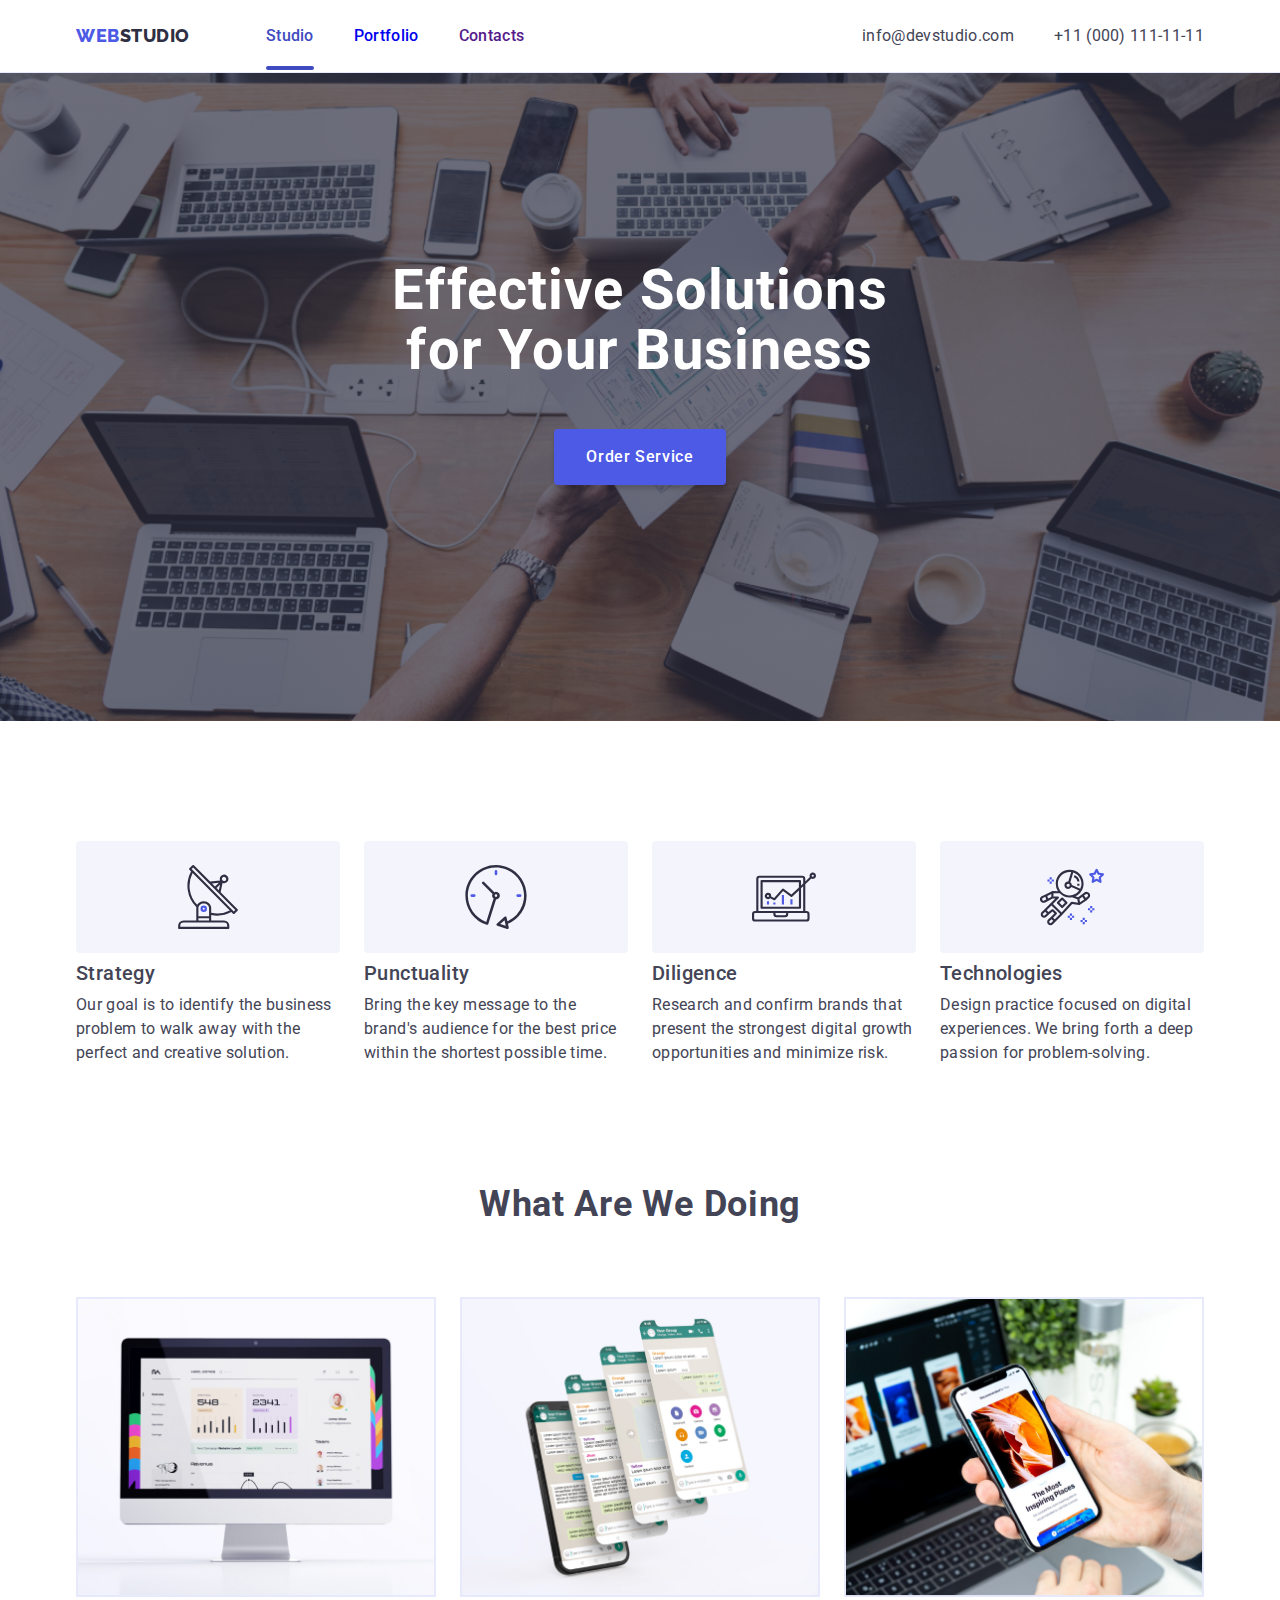
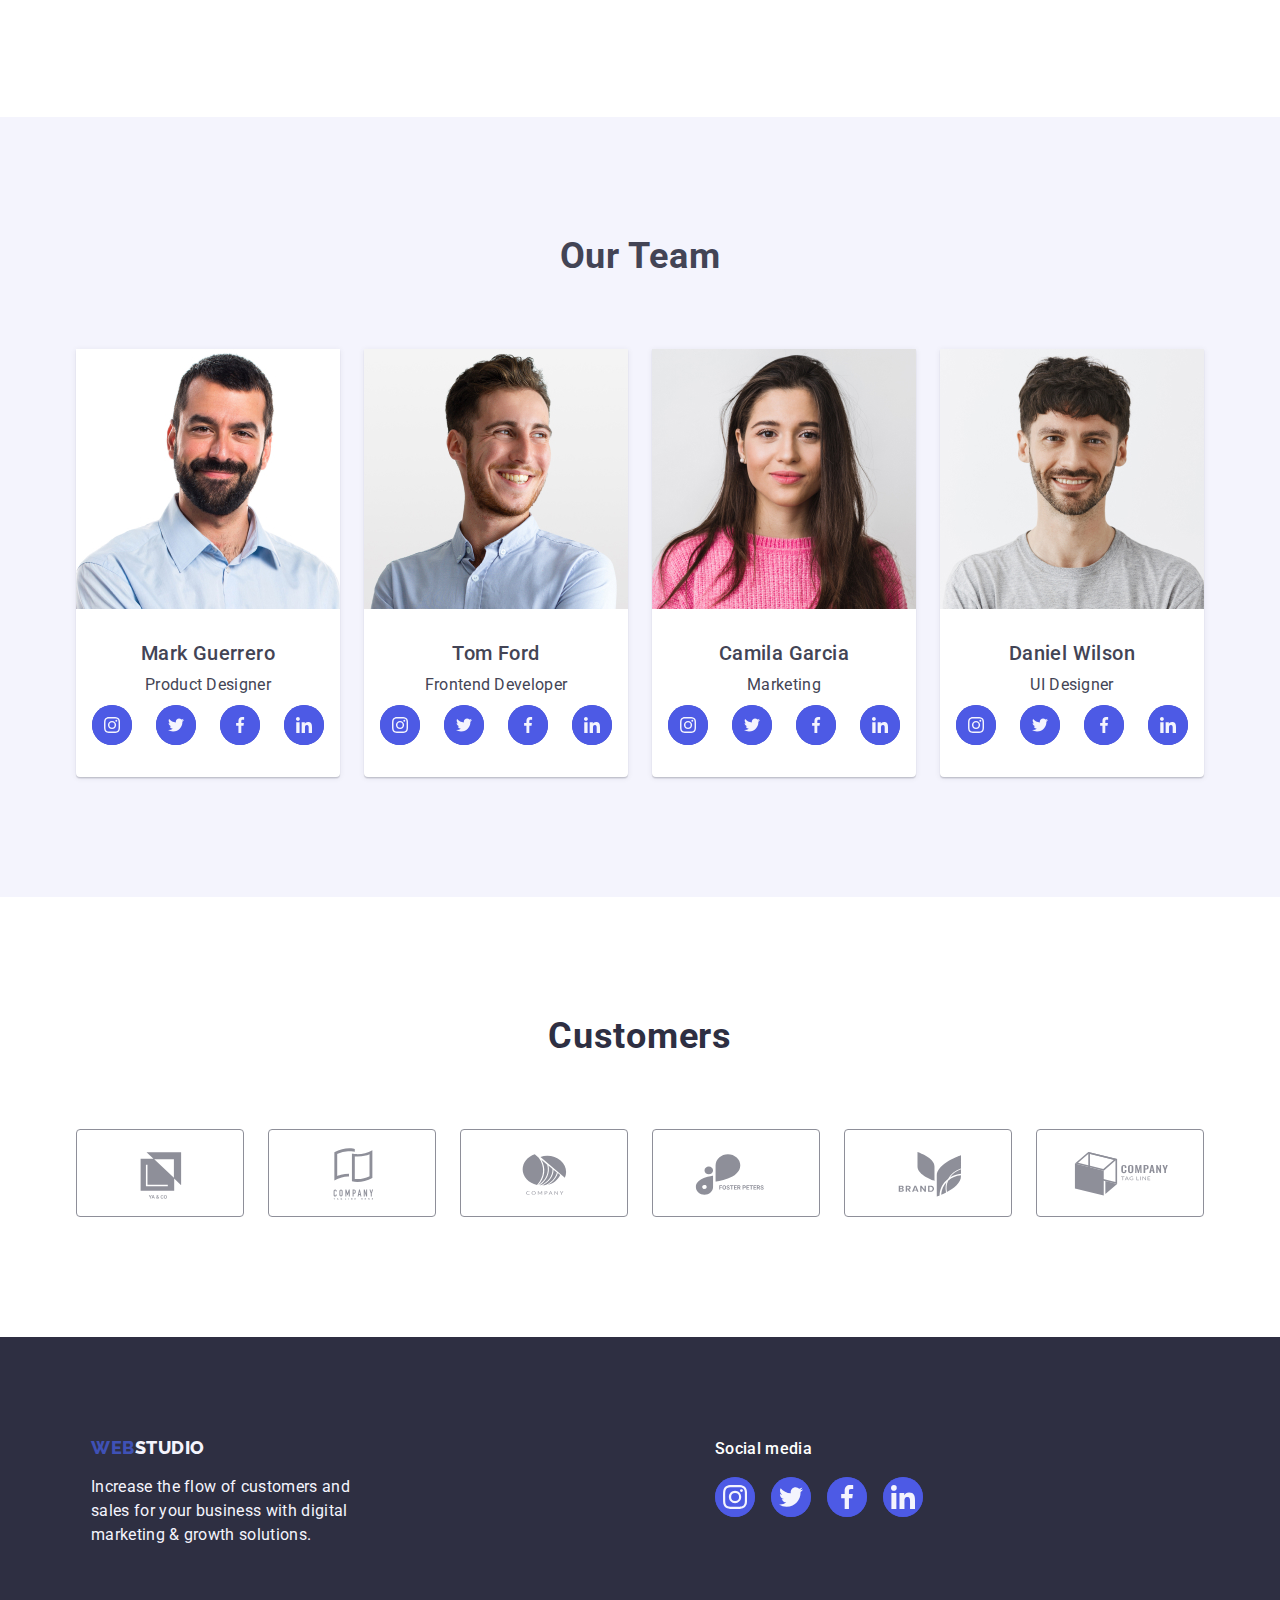
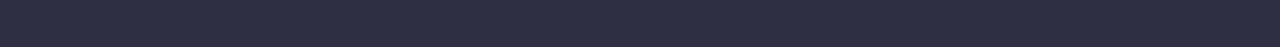
<file: index.html>
<!DOCTYPE html>
<html lang="en">
  <head>
    <meta charset="UTF-8" />
    <link rel="preconnect" href="https://fonts.googleapis.com" />
    <link rel="preconnect" href="https://fonts.gstatic.com" crossorigin />
    <link
      href="https://fonts.googleapis.com/css2?family=Raleway:wght@800&family=Roboto:wght@400;500;700&display=swap"
      rel="stylesheet"
    />
    <meta name="viewport" content="width=device-width, initial-scale=1.0" />
    <link
      rel="stylesheet"
      href="https://cdn.jsdelivr.net/npm/modern-normalize@2.0.0/modern-normalize.min.css"
    />
    <link rel="stylesheet" href="./css/styles.css" />
    <title>Web Studio</title>
    <style>
      body {
        font-family: 'Roboto', sans-serif;
        color: #434455;
        background-color: #ffffff;
      }
      img {
        display: block;
      }
    </style>
  </head>

  <body>
    <header class="header">
      <div class="container-header container">
        <nav class="header-nav">
          <a class="logo link" href="./">Web<span class="studio">Studio</span></a>
          <ul class="list ul-header">
            <li class="nav-list">
              <a class="list-header link current" href="./index.html">Studio</a>
            </li>
            <li class="nav-list">
              <a class="list-header link" href="./portfolio.html">Portfolio</a>
            </li>
            <li class="nav-list">
              <a class="list-header link" href="">Contacts</a>
            </li>
          </ul>
        </nav>
        <address class="add">
          <ul class="ul-add list">
            <li>
              <a class="add-list link" href="mailto:info@devstudio.com">info@devstudio.com</a>
            </li>
            <li>
              <a class="add-list link" href="tel:+110001111111">+11 (000) 111-11-11</a>
            </li>
          </ul>
        </address>
      </div>
    </header>

    <main>
      <!--section 1-->
      <section class="hero section">
        <div class="container">
          <h1 class="title-hero">Effective Solutions for Your Business</h1>
          <button type="button" class="click-hero" data-modal-open
            ><span class="span-order">Order Service</span></button
          >
        </div>
      </section>
      <!--section 2-->
      <section class="features-section section">
        <div class="container">
          <h2 class="second-title visually-hidden">Our features</h2>
          <ul class="list ul-features">
            <li class="list-features">
              <div class="second-section-logos">
                <svg class="logos-second" width="64" height="64">
                  <use href="./images/icons.svg#icon-block-4"></use>
                </svg>
              </div>
              <h3 class="features-titles">Strategy</h3>
              <p class="par-features">
                Our goal is to identify the business problem to walk away with the perfect and
                creative solution.
              </p>
            </li>
            <li class="list-features">
              <div class="second-section-logos">
                <svg class="logos-second" width="64" height="64">
                  <use href="./images/icons.svg#icon-clock-1"></use>
                </svg>
              </div>
              <h3 class="features-titles">Punctuality</h3>
              <p class="par-features">
                Bring the key message to the brand's audience for the best price within the shortest
                possible time.
              </p>
            </li>
            <li class="list-features">
              <div class="second-section-logos">
                <svg class="logos-second" width="64" height="64">
                  <use href="./images/icons.svg#icon-block-3"></use>
                </svg>
              </div>
              <h3 class="features-titles">Diligence</h3>
              <p class="par-features">
                Research and confirm brands that present the strongest digital growth opportunities
                and minimize risk.
              </p>
            </li>
            <li class="list-features">
              <div class="second-section-logos">
                <svg class="logos-second" width="64" height="64">
                  <use href="./images/icons.svg#icon-block-1"></use>
                </svg>
              </div>
              <h3 class="features-titles">Technologies</h3>
              <p class="par-features">
                Design practice focused on digital experiences. We bring forth a deep passion for
                problem-solving.
              </p>
            </li>
          </ul>
        </div>
      </section>
      <!--section 3-->
      <section class="section-do section">
        <div class="container">
          <h2 class="title-do">What are we doing</h2>
          <ul class="list list-do">
            <li class="list-do-do">
              <img class="img-do" src="./images/do1.jpg" alt="Business analysis" width="360" />
            </li>
            <li class="list-do-do">
              <img
                class="img-do"
                src="./images/do2.jpg"
                alt="Individual communication"
                width="360"
              />
            </li>
            <li class="list-do-do">
              <img class="img-do" src="./images/do3.jpg" alt="Special offerings" width="360" />
            </li>
          </ul>
        </div>
      </section>
      <!--section 4-->
      <section class="section-four section">
        <div class="container">
          <h2 class="title-team">Our Team</h2>
          <ul class="list ul-team">
            <li class="list-four">
              <img class="img-team" src="./images/team1.jpg" alt="Mark Guerrero" width="264" />
              <div class="card-team">
                <h3 class="team-names">Mark Guerrero</h3>
                <p class="team-jobs">Product Designer</p>
                <ul class="list logo-social-list">
                  <li class="logo-social-team"
                    ><a class="team-links-social" href="">
                      <svg class="logo-team-svg" width="16" height="16">
                        <use href="./images/icons.svg#icon-instagram-1"></use>
                      </svg>
                    </a>
                  </li>
                  <li class="logo-social-team"
                    ><a class="team-links-social" href="">
                      <svg class="logo-team-svg" width="16" height="16">
                        <use href="./images/icons.svg#icon-twitter-1"></use>
                      </svg>
                    </a>
                  </li>
                  <li class="logo-social-team"
                    ><a class="team-links-social" href="">
                      <svg class="logo-team-svg" width="16" height="16">
                        <use href="./images/icons.svg#icon-facebook-1"></use>
                      </svg>
                    </a>
                  </li>
                  <li class="logo-social-team"
                    ><a class="team-links-social" href="">
                      <svg class="logo-team-svg" width="16" height="16">
                        <use href="./images/icons.svg#icon-linkedin-1"></use>
                      </svg>
                    </a>
                  </li>
                </ul>
              </div>
            </li>
            <li class="list-four">
              <img class="img-team" src="./images/team2.jpg" alt="Tom Ford" width="264" />
              <div class="card-team">
                <h3 class="team-names">Tom Ford</h3>
                <p class="team-jobs">Frontend Developer</p>

                <ul class="list logo-social-list">
                  <li class="logo-social-team"
                    ><a class="team-links-social" href="">
                      <svg class="logo-team-svg" width="16" height="16">
                        <use href="./images/icons.svg#icon-instagram-1"></use>
                      </svg>
                    </a>
                  </li>
                  <li class="logo-social-team"
                    ><a class="team-links-social" href="">
                      <svg class="logo-team-svg" width="16" height="16">
                        <use href="./images/icons.svg#icon-twitter-1"></use>
                      </svg>
                    </a>
                  </li>
                  <li class="logo-social-team"
                    ><a class="team-links-social" href="">
                      <svg class="logo-team-svg" width="16" height="16">
                        <use href="./images/icons.svg#icon-facebook-1"></use>
                      </svg>
                    </a>
                  </li>
                  <li class="logo-social-team"
                    ><a class="team-links-social" href="">
                      <svg class="logo-team-svg" width="16" height="16">
                        <use href="./images/icons.svg#icon-linkedin-1"></use>
                      </svg>
                    </a>
                  </li>
                </ul>
              </div>
            </li>
            <li class="list-four">
              <img class="img-team" src="./images/team3.jpg" alt="Camila Garcia" width="264" />
              <div class="card-team">
                <h3 class="team-names">Camila Garcia</h3>
                <p class="team-jobs">Marketing</p>

                <ul class="list logo-social-list">
                  <li class="logo-social-team"
                    ><a class="team-links-social" href="">
                      <svg class="logo-team-svg" width="16" height="16">
                        <use href="./images/icons.svg#icon-instagram-1"></use>
                      </svg>
                    </a>
                  </li>
                  <li class="logo-social-team"
                    ><a class="team-links-social" href="">
                      <svg class="logo-team-svg" width="16" height="16">
                        <use href="./images/icons.svg#icon-twitter-1"></use>
                      </svg>
                    </a>
                  </li>
                  <li class="logo-social-team"
                    ><a class="team-links-social" href="">
                      <svg class="logo-team-svg" width="16" height="16">
                        <use href="./images/icons.svg#icon-facebook-1"></use>
                      </svg>
                    </a>
                  </li>
                  <li class="logo-social-team"
                    ><a class="team-links-social" href="">
                      <svg class="logo-team-svg" width="16" height="16">
                        <use href="./images/icons.svg#icon-linkedin-1"></use>
                      </svg>
                    </a>
                  </li>
                </ul>
              </div>
            </li>
            <li class="list-four">
              <img class="img-team" src="./images/team4.jpg" alt="Daniel Wilson" width="264" />
              <div class="card-team">
                <h3 class="team-names">Daniel Wilson</h3>
                <p class="team-jobs">UI Designer</p>

                <ul class="list logo-social-list">
                  <li class="logo-social-team"
                    ><a class="team-links-social" href="">
                      <svg class="logo-team-svg" width="16" height="16">
                        <use href="./images/icons.svg#icon-instagram-1"></use>
                      </svg>
                    </a>
                  </li>
                  <li class="logo-social-team"
                    ><a class="team-links-social" href="">
                      <svg class="logo-team-svg" width="16" height="16">
                        <use href="./images/icons.svg#icon-twitter-1"></use>
                      </svg>
                    </a>
                  </li>
                  <li class="logo-social-team"
                    ><a class="team-links-social" href="">
                      <svg class="logo-team-svg" width="16" height="16">
                        <use href="./images/icons.svg#icon-facebook-1"></use>
                      </svg>
                    </a>
                  </li>
                  <li class="logo-social-team"
                    ><a class="team-links-social" href="">
                      <svg class="logo-team-svg" width="16" height="16">
                        <use href="./images/icons.svg#icon-linkedin-1"></use>
                      </svg>
                    </a>
                  </li>
                </ul>
              </div>
            </li>
          </ul>
        </div>
      </section>
      <!-- Section 5 -->
      <section class="section-customers section">
        <div class="section-fifth container">
          <h2 class="title-customers">Customers</h2>
          <ul class="list customers-list">
            <li class="customers-item">
              <a class="link customers-link" href="">
                <svg width="104" height="56" class="custom-logo">
                  <use href="./images/icons.svg#icon-logo-1"></use>
                </svg>
              </a>
            </li>
            <li class="customers-item">
              <a class="link customers-link" href="">
                <svg width="104" height="56" class="custom-logo">
                  <use href="./images/icons.svg#icon-logo-2"></use>
                </svg>
              </a>
            </li>
            <li class="customers-item"
              ><a class="link customers-link" href="">
                <svg width="104" height="56" class="custom-logo">
                  <use href="./images/icons.svg#icon-logo-3"></use>
                </svg>
              </a>
            </li>
            <li class="customers-item"
              ><a class="link customers-link" href="">
                <svg width="104" height="56" class="custom-logo">
                  <use href="./images/icons.svg#icon-logo-4"></use>
                </svg>
              </a>
            </li>
            <li class="customers-item"
              ><a class="link customers-link" href="">
                <svg width="104" height="56" class="custom-logo">
                  <use href="./images/icons.svg#icon-logo-5"></use>
                </svg>
              </a>
            </li>
            <li class="customers-item"
              ><a class="link customers-link" href="">
                <svg width="104" height="56" class="custom-logo">
                  <use href="./images/icons.svg#icon-logo-6"></use>
                </svg>
              </a>
            </li>
          </ul>
        </div>
      </section>
    </main>

    <footer class="foot">
      <div class="container-foot container">
        <div class="container logo-par-foot">
          <a class="logo-foot link" href="index.html">Web<span class="foot-studio">Studio</span></a>
          <p class="foot-par">
            Increase the flow of customers and sales for your business with digital marketing &
            growth solutions.
          </p>
        </div>
        <div class="container">
          <p class="social-foot-text">Social media</p>
          <ul class="foot-social-list list">
            <li class="foot-social-item"
              ><a class="links-social-foot" href="">
                <svg class="foot-social-logo" width="24" height="24">
                  <use class="foot-social-use" href="./images/icons.svg#icon-foot-1"></use>
                </svg>
              </a>
            </li>
            <li class="foot-social-item"
              ><a class="links-social-foot" href="">
                <svg class="foot-social-logo" width="24" height="24">
                  <use class="foot-social-use" href="./images/icons.svg#icon-foot-2"></use>
                </svg>
              </a>
            </li>
            <li class="foot-social-item"
              ><a class="links-social-foot" href="">
                <svg class="foot-social-logo" width="24" height="24">
                  <use class="foot-social-use" href="./images/icons.svg#icon-foot-3"></use>
                </svg>
              </a>
            </li>
            <li class="foot-social-item"
              ><a class="links-social-foot" href="">
                <svg class="foot-social-logo" width="24" height="24">
                  <use class="foot-social-use" href="./images/icons.svg#icon-foot-4"></use>
                </svg>
              </a>
            </li>
          </ul>
        </div>
      </div>
    </footer>

    <div class="backdrop is-hidden" data-modal
      ><div class="modal">
        <button class="btn-close" type="button" data-modal-close>
          <svg class="btn-close-icon" width="8" height="8">
            <use href="./images/icons.svg#icon-close"></use>
          </svg>
        </button>
      </div>
    </div>

    <script src="./js/modal.js"></script>
  </body>
</html>
</file>
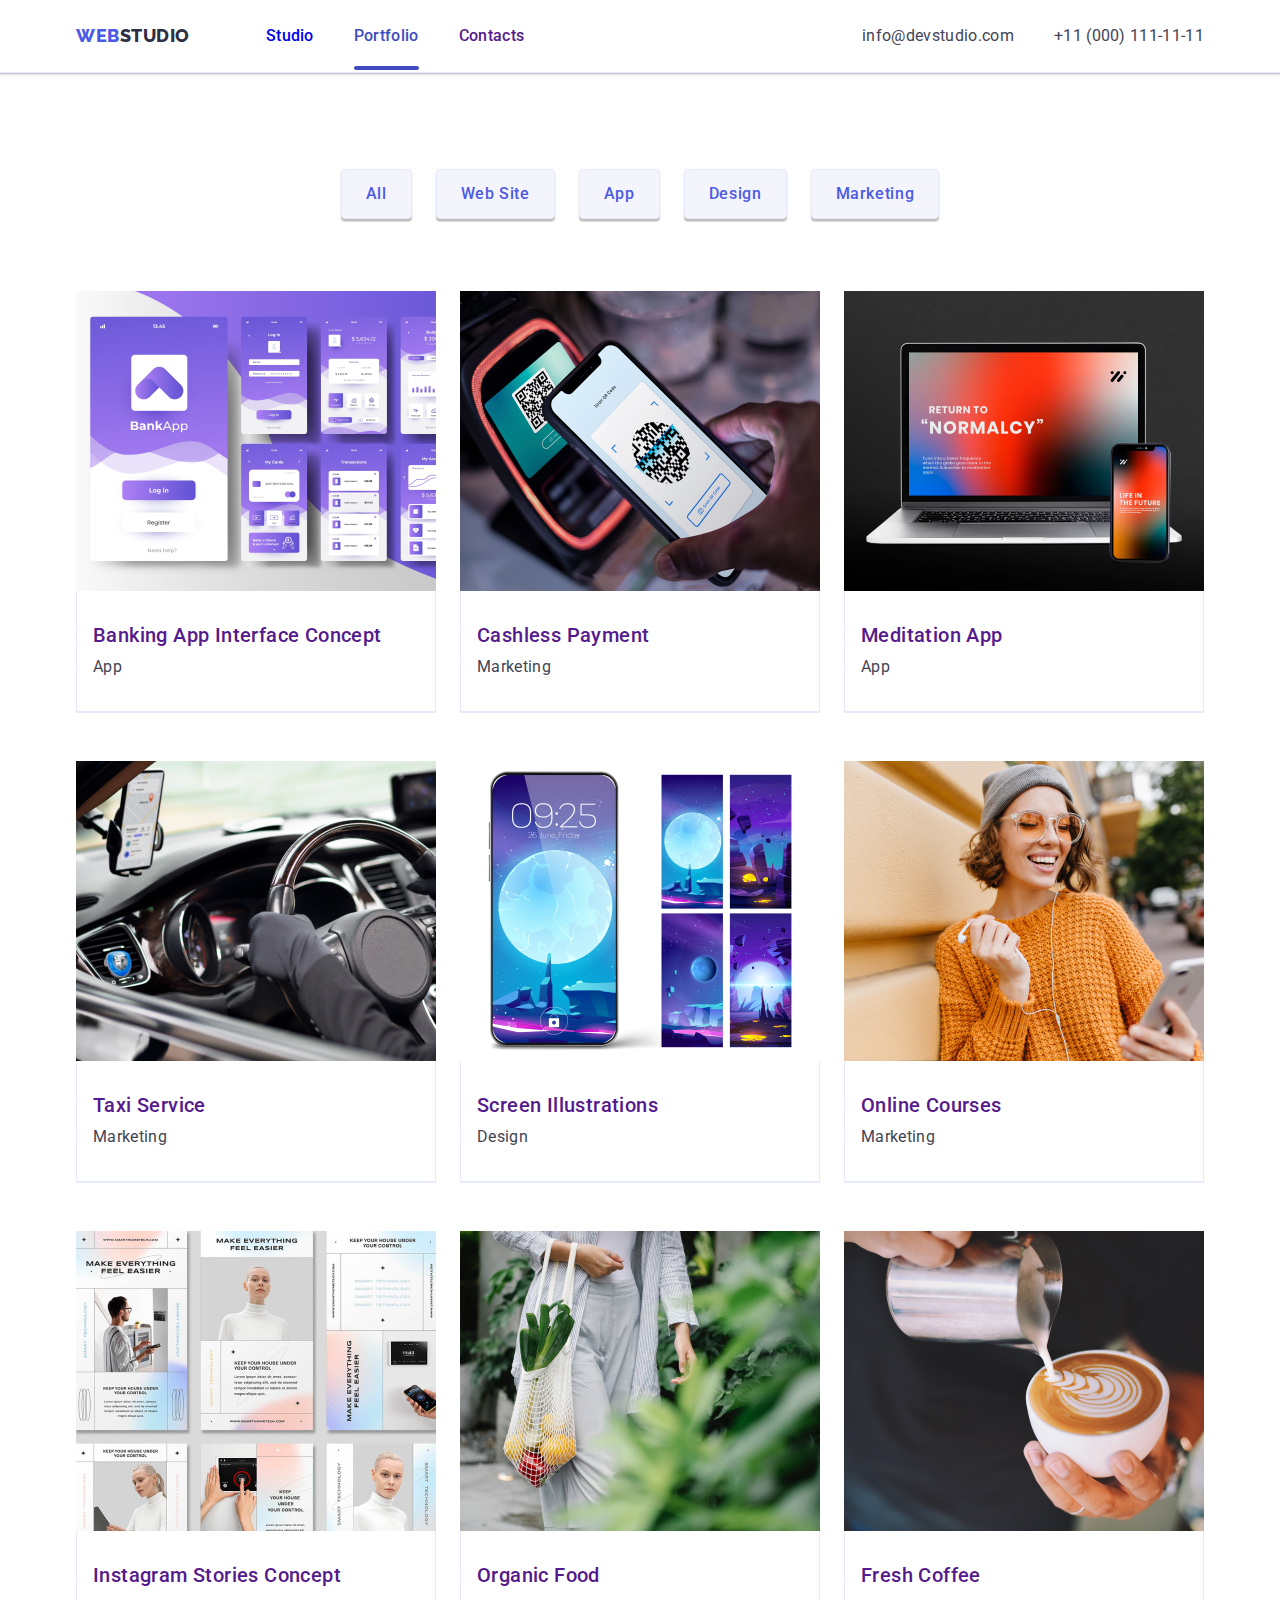
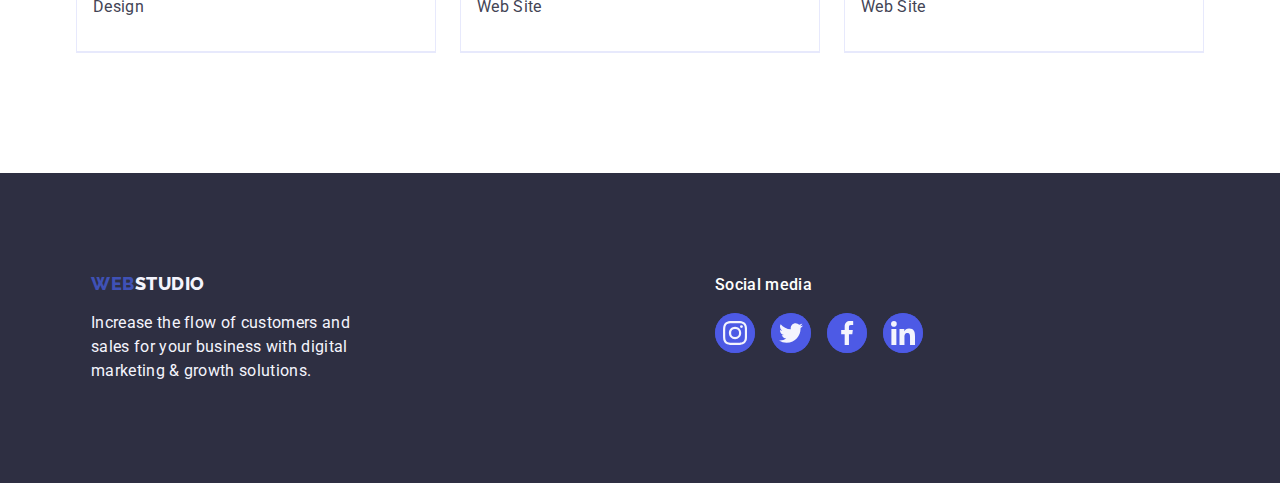
<file: portfolio.html>
<!DOCTYPE html>
<html lang="en">
  <head>
    <meta charset="UTF-8" />
    <link rel="preconnect" href="https://fonts.googleapis.com" />
    <link rel="preconnect" href="https://fonts.gstatic.com" crossorigin />
    <link
      href="https://fonts.googleapis.com/css2?family=Raleway:wght@800&family=Roboto:wght@400;500;700&display=swap"
      rel="stylesheet"
    />
    <meta name="viewport" content="width=device-width, initial-scale=1.0" />
    <link
      rel="stylesheet"
      href="https://cdn.jsdelivr.net/npm/modern-normalize@2.0.0/modern-normalize.min.css"
    />
    <link rel="stylesheet" href="./css/styles.css" />
    <title>Web Studio</title>
    <style>
      body {
        font-family: 'Roboto', sans-serif;
        color: #434455;
        background-color: #ffffff;
      }
      img {
        display: block;
      }
    </style>
  </head>

  <body>
    <header class="header">
      <div class="container-header container">
        <nav class="header-nav">
          <a class="logo link" href="./">Web<span class="studio">Studio</span></a>
          <ul class="list ul-header">
            <li class="nav-list">
              <a class="list-header link" href="./index.html">Studio</a>
            </li>
            <li class="nav-list">
              <a class="list-header link current" href="./portfolio.html">Portfolio</a>
            </li>
            <li class="nav-list">
              <a class="list-header link" href="">Contacts</a>
            </li>
          </ul>
        </nav>
        <address class="add">
          <ul class="ul-add list">
            <li>
              <a class="add-list link" href="mailto:info@devstudio.com">info@devstudio.com</a>
            </li>
            <li>
              <a class="add-list link" href="tel:+110001111111">+11 (000) 111-11-11</a>
            </li>
          </ul>
        </address>
      </div>
    </header>

    <main>
      <section class="portfolio-section section">
        <div class="container">
          <h1 class="title-portfolio visually-hidden">Our portfolio</h1>
          <ul class="list list-buttons">
            <li class="portfolio-buttons-li"
              ><button class="click-port" type="button"
                ><span class="button-text">All</span></button
              ></li
            >
            <li class="portfolio-buttons-li"
              ><button class="click-port" type="button"
                ><span class="button-text">Web Site</span></button
              ></li
            >
            <li class="portfolio-buttons-li"
              ><button class="click-port" type="button"
                ><span class="button-text">App</span></button
              ></li
            >
            <li class="portfolio-buttons-li"
              ><button class="click-port" type="button"
                ><span class="button-text">Design</span></button
              ></li
            >
            <li class="portfolio-buttons-li"
              ><button class="click-port" type="button"
                ><span class="button-text">Marketing</span></button
              ></li
            >
          </ul>
          <ul class="list ul-port">
            <li class="list-images">
              <a class="link port-cards-links" href="">
                <div class="overlay">
                  <img class="img-port" src="./images/port1.jpg" alt="Banking App" width="360" />
                  <p class="overlay-par"
                    >14 Stylish and User-Friendly App Design Concepts · Task Manager App · Calorie
                    Tracker App · Exotic Fruit Ecommerce App · Cloud Storage App</p
                  >
                </div>
                <div class="card-port">
                  <h2 class="second-por">Banking App Interface Concept</h2>
                  <p class="port-par">App</p>
                </div>
              </a>
            </li>
            <li class="list-images">
              <a class="link port-cards-links" href=""
                ><div class="overlay">
                  <img
                    class="img-port"
                    src="./images/port2.jpg"
                    alt="Cashless Payment"
                    width="360"
                  /><p class="overlay-par"
                    >14 Stylish and User-Friendly App Design Concepts · Task Manager App · Calorie
                    Tracker App · Exotic Fruit Ecommerce App · Cloud Storage App</p
                  >
                </div>
                <div class="card-port">
                  <h2 class="second-por">Cashless Payment</h2>
                  <p class="port-par">Marketing</p>
                </div>
              </a>
            </li>
            <li class="list-images">
              <a class="link port-cards-links" href=""
                ><div class="overlay">
                  <img class="img-port" src="./images/port3.jpg" alt="Meditation App" width="360" />
                  <p class="overlay-par"
                    >14 Stylish and User-Friendly App Design Concepts · Task Manager App · Calorie
                    Tracker App · Exotic Fruit Ecommerce App · Cloud Storage App</p
                  >
                </div>
                <div class="card-port">
                  <h2 class="second-por">Meditation App</h2>
                  <p class="port-par">App</p>
                </div>
              </a>
            </li>
            <li class="list-images">
              <a class="link port-cards-links" href="">
                <div class="overlay">
                  <img class="img-port" src="./images/port4.jpg" alt="Taxi Service" width="360" />
                  <p class="overlay-par"
                    >14 Stylish and User-Friendly App Design Concepts · Task Manager App · Calorie
                    Tracker App · Exotic Fruit Ecommerce App · Cloud Storage App</p
                  >
                </div>
                <div class="card-port">
                  <h2 class="second-por">Taxi Service</h2>
                  <p class="port-par">Marketing</p>
                </div>
              </a>
            </li>
            <li class="list-images">
              <a class="link port-cards-links" href=""
                ><div class="overlay">
                  <img
                    class="img-port"
                    src="./images/port5.jpg"
                    alt="Screen Illustrations"
                    width="360"
                  />
                  <p class="overlay-par"
                    >14 Stylish and User-Friendly App Design Concepts · Task Manager App · Calorie
                    Tracker App · Exotic Fruit Ecommerce App · Cloud Storage App</p
                  >
                </div>
                <div class="card-port">
                  <h2 class="second-por">Screen Illustrations</h2>
                  <p class="port-par">Design</p>
                </div>
              </a>
            </li>
            <li class="list-images">
              <a class="link port-cards-links" href=""
                ><div class="overlay">
                  <img class="img-port" src="./images/port6.jpg" alt="Online Courses" width="360" />
                  <p class="overlay-par"
                    >14 Stylish and User-Friendly App Design Concepts · Task Manager App · Calorie
                    Tracker App · Exotic Fruit Ecommerce App · Cloud Storage App</p
                  >
                </div>
                <div class="card-port">
                  <h2 class="second-por">Online Courses</h2>
                  <p class="port-par">Marketing</p>
                </div>
              </a>
            </li>
            <li class="list-images">
              <a class="link port-cards-links" href=""
                ><div class="overlay">
                  <img
                    class="img-port"
                    src="./images/port7.jpg"
                    alt="Instagram Stories Concept"
                    width="360"
                  />
                  <p class="overlay-par"
                    >14 Stylish and User-Friendly App Design Concepts · Task Manager App · Calorie
                    Tracker App · Exotic Fruit Ecommerce App · Cloud Storage App</p
                  >
                </div>
                <div class="card-port">
                  <h2 class="second-por">Instagram Stories Concept</h2>
                  <p class="port-par">Design</p>
                </div>
              </a>
            </li>
            <li class="list-images">
              <a class="link port-cards-links" href=""
                ><div class="overlay">
                  <img class="img-port" src="./images/port8.jpg" alt="Organic Food" width="360" />
                  <p class="overlay-par"
                    >14 Stylish and User-Friendly App Design Concepts · Task Manager App · Calorie
                    Tracker App · Exotic Fruit Ecommerce App · Cloud Storage App</p
                  >
                </div>
                <div class="card-port">
                  <h2 class="second-por">Organic Food</h2>
                  <p class="port-par">Web Site</p>
                </div>
              </a>
            </li>
            <li class="list-images">
              <a class="link port-cards-links" href=""
                ><div class="overlay">
                  <img class="img-port" src="./images/port9.jpg" alt="Fresh Coffee" width="360" />
                  <p class="overlay-par"
                    >14 Stylish and User-Friendly App Design Concepts · Task Manager App · Calorie
                    Tracker App · Exotic Fruit Ecommerce App · Cloud Storage App</p
                  >
                </div>
                <div class="card-port">
                  <h2 class="second-por">Fresh Coffee</h2>
                  <p class="port-par">Web Site</p>
                </div>
              </a>
            </li>
          </ul>
        </div>
      </section>
    </main>

    <footer class="foot">
      <div class="container-foot container">
        <div class="container logo-par-foot">
          <a class="logo-foot link" href="index.html">Web<span class="foot-studio">Studio</span></a>
          <p class="foot-par">
            Increase the flow of customers and sales for your business with digital marketing &
            growth solutions.
          </p>
        </div>
        <div class="container">
          <p class="social-foot-text">Social media</p>
          <ul class="foot-social-list list">
            <li class="foot-social-item"
              ><a class="links-social-foot" href="">
                <svg class="foot-social-logo" width="24" height="24">
                  <use class="foot-social-use" href="./images/icons.svg#icon-foot-1"></use>
                </svg>
              </a>
            </li>
            <li class="foot-social-item"
              ><a class="links-social-foot" href="">
                <svg class="foot-social-logo" width="24" height="24">
                  <use class="foot-social-use" href="./images/icons.svg#icon-foot-2"></use>
                </svg>
              </a>
            </li>
            <li class="foot-social-item"
              ><a class="links-social-foot" href="">
                <svg class="foot-social-logo" width="24" height="24">
                  <use class="foot-social-use" href="./images/icons.svg#icon-foot-3"></use>
                </svg>
              </a>
            </li>
            <li class="foot-social-item"
              ><a class="links-social-foot" href="">
                <svg class="foot-social-logo" width="24" height="24">
                  <use class="foot-social-use" href="./images/icons.svg#icon-foot-4"></use>
                </svg>
              </a>
            </li>
          </ul>
        </div>
      </div>
    </footer>
  </body>
</html>
</file>
<file: css/styles.css>
:root {
  --brand-color: #3f51b5;
  --button-color: #e7e9fc;
  --social-color: #4d5ae5;
  --logo-team: #f4f4fd;
  --social-foot: #4d5ae5;
  --foot-logo-fill: #f4f4fd;
  --custom-title: #2e2f42;
  --custom-links: #8e8f99;
}

h1,
h2,
h3,
h4,
h5,
h6,
p {
  margin: 0;
}

.visually-hidden {
  position: absolute;
  width: 1px;
  height: 1px;
  margin: -1px;
  border: 0;
  padding: 0;

  white-space: nowrap;
  clip-path: inset(100%);
  clip: rect(0 0 0 0);
  overflow: hidden;
}

img {
  display: block;
}

.container {
  width: 1158px;
  margin: 0 auto;
  padding: 0 15px;
}

.container-header {
  display: flex;
}

.header {
  border-bottom: 1px solid #e7e9fc;
  background: #fff;
  margin-left: auto;
  margin-right: auto;
  box-shadow: 0px 2px 1px rgba(46, 47, 66, 0.08), 0px 1px 1px rgba(46, 47, 66, 0.16),
    0px 1px 6px rgba(46, 47, 66, 0.08);
}

.logo {
  font-family: 'Raleway', sans-serif;
  font-weight: 800;
  font-size: 18px;
  line-height: 1.17;
  letter-spacing: 0.03em;
  text-transform: uppercase;
  color: #4d5ae5;
  display: flex;
  height: 24px;
  align-items: center;
  flex-shrink: 0;
  margin-right: 76px;
}

.link {
  text-decoration: none;
}

.studio {
  color: #2e2f42;
}

.list {
  list-style: none;
  margin: 0;
  padding: 0;
}

.add {
  font-style: normal;
  margin-left: auto;
  padding: 24px 0;
}

.ul-add {
  display: flex;
  align-items: flex-start;
  gap: 40px;
  list-style-type: none;
}

.add-list {
  color: #434455;
  font-size: 16px;
  line-height: 1.5;
  letter-spacing: 0.02em;
  gap: 40px;
  padding: 24px 0;
  transition: color 250ms cubic-bezier(0.4, 0, 0.2, 1);
}

.add-list:hover {
  color: #404bbf;
}

.add-list:focus {
  color: #404bbf;
}

.list-header:hover {
  color: #404bbf;
}

.list-header:focus {
  color: #404bbf;
}

.hero {
  background-color: #2e2f42;
  flex-shrink: 0;
  padding: 188px 0;
  background-image: linear-gradient(rgba(46, 47, 66, 0.7), rgba(46, 47, 66, 0.7)),
    url(../images/office.jpg);
  background-repeat: no-repeat;
  background-size: cover;
  max-width: 1440px;
  background-position: center;
}

.click-hero {
  background-color: #4d5ae5;
  font-weight: 500;
  font-size: 16px;
  line-height: 1.5;
  letter-spacing: 0.04em;
  color: #ffffff;
  cursor: pointer;
  display: flex;
  padding: 16px 32px;
  align-items: flex-start;
  border-radius: 4px;
  box-shadow: 0px 4px 4px 0px rgba(0, 0, 0, 0.15);
  display: block;
  min-width: 169px;
  height: 56px;
  border: none;
  cursor: pointer;
  margin: 48px auto;
  transition: background-color 250ms cubic-bezier(0.4, 0, 0.2, 1);
}

.features-section {
  padding: 120px 0;
}

.click-hero:hover {
  background-color: #404bbf;
}

.click-hero:focus {
  background-color: #404bbf;
}

.button-text:hover,
.button-text:focus {
  color: #fff;
}

button {
  cursor: pointer;
}

.second-por {
  font-size: 20px;
  font-style: normal;
  font-weight: 500;
  line-height: 1.2;
  letter-spacing: 0.4px;
  margin-bottom: 8px;
}

.par-features {
  font-size: 16px;
  font-style: normal;
  font-weight: 400;
  line-height: 1.5;
  letter-spacing: 0.32px;
}

.section-four {
  background-color: #f4f4fd;
  flex-shrink: 0;
  padding: 120px 0;
}

.list-four {
  background-color: #ffffff;
  font-weight: 500;
  font-size: 20px;
  line-height: 1.2;
  letter-spacing: 0.02em;
  width: calc((100% - 72px) / 4);
  border-radius: 0px 0px 4px 4px;
  box-shadow: 0px 2px 1px 0px rgba(46, 47, 66, 0.08), 0px 1px 1px 0px rgba(46, 47, 66, 0.16),
    0px 1px 6px 0px rgba(46, 47, 66, 0.08);
}

.foot {
  background-color: #2e2f42;
  padding: 100px 0;
  margin-left: auto;
  margin-right: auto;
}

.foot-studio {
  color: #f4f4fd;
}

.logo-foot {
  color: #3f51b5;
  font-family: Raleway;
  font-size: 18px;
  font-weight: 800;
  line-height: 1.16;
  letter-spacing: 0.54px;
  text-transform: uppercase;
  margin-bottom: 16px;
  display: block;
}

.foot-par {
  color: #f4f4fd;
  font-size: 16px;
  font-style: normal;
  font-weight: 400;
  line-height: 1.5;
  letter-spacing: 0.32px;
  max-width: 264px;
}

.click-port {
  border: 1px solid #e7e9fc;
  background: #f4f4fd;
  border-radius: 4px;
  padding: 12px 24px;
  box-shadow: 0px 3px 1px rgba(0, 0, 0, 0.1), 0px 2px 1px rgba(0, 0, 0, 0.08),
    0px 2px 2px rgba(0, 0, 0, 0.12);
  transition: color 250ms cubic-bezier(0.4, 0, 0.2, 1),
    background-color 250ms cubic-bezier(0.4, 0, 0.2, 1),
    border-color 250ms cubic-bezier(0.4, 0, 0.2, 1), box-shadow 250ms cubic-bezier(0.4, 0, 0.2, 1);
}

.click-port:hover,
.click-port:focus {
  color: #ffffff;
  background-color: #404bbf;
  border: 1px solid transparent;
  box-shadow: 0px 3px 1px rgba(0, 0, 0, 0.1), 0px 2px 1px rgba(0, 0, 0, 0.08),
    0px 2px 2px rgba(0, 0, 0, 0.12);
}

.port-par {
  color: var(--SLATE, #434455);
  font-family: Roboto;
  font-size: 16px;
  font-style: normal;
  font-weight: 400;
  line-height: 24px;
  letter-spacing: 0.32px;
  height: 100%;
  width: 100%;
}

.section {
  margin-left: auto;
  margin-right: auto;
}

.title-hero {
  font-size: 56px;
  line-height: 1.07;
  text-align: center;
  letter-spacing: 0.02em;
  color: #ffffff;
  max-width: 496px;
  margin: auto;
}

.span-order {
  color: #fff;
  font-size: 16px;
  font-weight: 500;
  line-height: 1.5;
  letter-spacing: 0.64px;
}

.list-features {
  width: calc((100% - 72px) / 4);
}

.title-do {
  text-align: center;
  font-size: 36px;
  font-weight: 700;
  line-height: 1.11;
  letter-spacing: 0.72px;
  text-transform: capitalize;
  margin-bottom: 72px;
}

.list-do {
  display: flex;
  gap: 24px;
}

.list-do-do {
  display: flex;
  flex-direction: column;
  align-items: flex-start;
  width: calc((100% - 48px) / 3);
}

.features-titles {
  font-size: 20px;
  font-weight: 500;
  line-height: 1.2;
  letter-spacing: 0.4px;
  margin-bottom: 8px;
}

.section-do {
  padding-bottom: 120px;
}

.img-do {
  border: 1px solid #e7e9fc;
  background: lightgray -72.845px -19px / 144.444% 112.667% no-repeat;
}

.title-team {
  text-align: center;
  font-size: 36px;
  font-weight: 700;
  line-height: 1.11;
  letter-spacing: 0.72px;
  text-transform: capitalize;
  margin-bottom: 72px;
}

.ul-team {
  display: flex;
  gap: 24px;
}

.img-team {
  background: lightgray -97.034px -0.927px / 181.897% 251.37% no-repeat;
}

.card-team {
  padding: 32px 0;
}

.team-names {
  text-align: center;
  font-size: 20px;
  font-weight: 500;
  line-height: 1.2;
  letter-spacing: 0.4px;
  margin-bottom: 8px;
}

.team-jobs {
  text-align: center;
  font-size: 16px;
  font-weight: 400;
  line-height: 1.5;
  letter-spacing: 0.32px;
}

.title-customers {
  color: var(--custom-title);
  text-align: center;
  font-size: 36px;
  line-height: 1.11;
  letter-spacing: 0.72px;
  margin-bottom: 72px;
}

.contact-mail-tel {
  color: #434455;
  font-size: 16px;
  font-weight: 400;
  line-height: 1.5px;
  letter-spacing: 0.32px;
}

.ul-header {
  display: flex;
  gap: 40px;
}

.ul-features {
  display: flex;
  gap: 24px;
}

.header-nav {
  display: flex;
  align-items: center;
}

.nav-list {
  display: block;
}

.list-buttons {
  display: flex;
  justify-content: center;
  margin-bottom: 72px;
  gap: 24px;
}

.list-header {
  font-size: 16px;
  font-weight: 500;
  line-height: 1.5;
  letter-spacing: 0.32px;
  padding: 24px 0;
}

.all-button-text {
  color: #fff;
  text-align: center;
  font-size: 16px;
  font-weight: 500;
  line-height: 1.5px;
  letter-spacing: 0.64px;
}

.all-button-text:hover,
.all-button-text:focus {
  color: #4d5ae5;
  box-shadow: 0px 2px 1px 0px rgba(46, 47, 66, 0.08), 0px 1px 1px 0px rgba(46, 47, 66, 0.16),
    0px 1px 6px 0px rgba(46, 47, 66, 0.08);
}

.button-text {
  color: #4d5ae5;
  text-align: center;
  font-size: 16px;
  font-weight: 500;
  line-height: 1.5;
  letter-spacing: 0.64px;
}

.list-images {
  background: #fff;
}

.img-port {
  width: 360px;
  flex-shrink: 0;
  background: lightgray 50% / cover no-repeat;
}

.card-port {
  padding: 32px 16px;
  border: 1px solid #e7e9fc;
  border-top: none;
}

.portfolio-section {
  padding-top: 96px;
  padding-bottom: 120px;
}

.container-foot {
  display: flex;
  align-items: baseline;
}

.foot-social-list {
  display: flex;
  gap: 16px;
}

.foot-social-logo {
  fill: var(--foot-logo-fill);
}

.social-foot-text {
  color: #fff;
  font-weight: 500;
  line-height: 1.5;
  letter-spacing: 0.02em;
  margin-bottom: 16px;
}

.custom-logo {
  fill: currentColor;
  margin: 16px 32px;
}

.logo-social-list {
  display: flex;
  gap: 24px;
  margin-top: 8px;
  justify-content: center;
  align-items: center;
}

.second-section-logos {
  border-radius: 4px;
  background: var(--CLOUD, #f4f4fd);
  margin-bottom: 8px;
  display: flex;
  align-items: center;
  justify-content: center;
  height: 112px;
}

.logos-second {
  margin: 24px 100px;
}

.customers-link:hover,
.customers-link:focus {
  fill: #404bbf;
  box-shadow: 0px 2px 1px 0px rgba(46, 47, 66, 0.08), 0px 1px 1px 0px rgba(46, 47, 66, 0.16),
    0px 1px 6px 0px rgba(46, 47, 66, 0.08);
}

.customers-item:hover,
.customers-item:focus {
  border-color: #404bbf;
  box-shadow: 0px 2px 1px 0px rgba(46, 47, 66, 0.08), 0px 1px 1px 0px rgba(46, 47, 66, 0.16),
    0px 1px 6px 0px rgba(46, 47, 66, 0.08);
}

.logo-social-team {
  border-radius: 50%;
  background: #404bbf;
  border-color: #404bbf;
  width: 40px;
  height: 40px;
}

.team-social-links:hover,
.team-social-links:focus {
  background-color: #404bbf;
}

.logo-team-svg {
  fill: var(--logo-team);
  margin: 12px;
}

.foot-social-item {
  height: 40px;
  width: 40px;
  border-radius: 50%;
  background: #404bbf;
  border-color: #404bbf;
  transition: background-color 250ms cubic-bezier(0.4, 0, 0.2, 1);
}

.foot-social-logo {
  margin: 8px;
}

.foot-social-item:hover,
.foot-social-item:focus {
  background-color: #31d0aa;
  box-shadow: 0px 2px 1px 0px rgba(46, 47, 66, 0.08), 0px 1px 1px 0px rgba(46, 47, 66, 0.16),
    0px 1px 6px 0px rgba(46, 47, 66, 0.08);
}

.logo-social-team:hover,
.logo-social-team:focus {
  background-color: #31d0aa;
  box-shadow: 0px 2px 1px 0px rgba(46, 47, 66, 0.08), 0px 1px 1px 0px rgba(46, 47, 66, 0.16),
    0px 1px 6px 0px rgba(46, 47, 66, 0.08);
}

.current {
  position: relative;
  color: #404bbf;
  transition: color 250ms cubic-bezier(0.4, 0, 0.2, 1);
}

.current::after {
  content: '';
  position: absolute;
  left: 0;
  bottom: -1px;
  height: 4px;
  background-color: #404bbf;
  border-radius: 2px;
  width: 100%;
}

.backdrop {
  position: fixed;
  width: 100%;
  height: 100%;
  top: 0;
  left: 0;
  background-color: rgba(46, 47, 66, 0.4);
  transition: opacity 250ms cubic-bezier(0.4, 0, 0.2, 1),
    visibility 250ms cubic-bezier(0.4, 0, 0.2, 1);
  transform: translateY(0);
  z-index: 100;
}

.modal {
  position: absolute;
  top: 50%;
  left: 50%;
  transform: translate(-50%, -50%) scale(1);

  min-height: 584px;
  width: 408px;

  border-radius: 4px;

  background-color: #fcfcfc;
  box-shadow: 0px 1px 1px rgba(0, 0, 0, 0.14), 0px 1px 3px rgba(0, 0, 0, 0.12),
    0px 2px 1px rgba(0, 0, 0, 0.2);
  transition: transform 250ms cubic-bezier(0.4, 0, 0.2, 1);
}

.btn-close {
  position: absolute;
  right: 24px;
  top: 24px;
  width: 24px;
  height: 24px;
  background-color: transparent;
  display: flex;
  align-items: center;
  justify-content: center;
  border: 1px solid rgba(0, 0, 0, 0.1);
  cursor: pointer;
  border-radius: 50%;
  background-color: #e7e9fc;
  padding: 0;
  transition: background-color 250ms cubic-bezier(0.4, 0, 0.2, 1),
    border 250ms cubic-bezier(0.4, 0, 0.2, 1);
}

.btn-close:hover,
.btn-close:focus {
  background-color: #404bbf;
  border: none;
  fill: #ffffff;
}

.backdrop.is-hidden {
  visibility: hidden;
  opacity: 0;
  pointer-events: none;
}

.list-images {
  border-bottom: 1px solid #e7e9fc;
  width: calc((100% - 48px) / 3);
}

.logo-par-foot {
  margin-right: 120px;
}

.links-social-foot {
  width: 100%;
  height: 100%;
  background-color: var(--social-foot);
  border-radius: 50%;
  display: flex;
  align-items: center;
  justify-content: center;
  transition: background-color 250ms cubic-bezier(0.4, 0, 0.2, 1);
}

.links-social-foot:hover,
.links-social-foot:focus {
  background-color: #31d0aa;
}

.section-customers {
  padding-top: 120px;
  padding-bottom: 120px;
}

.customers-list {
  display: flex;
  gap: 24px;
}

.customers-item {
  width: calc((100% - 120px) / 6);
  height: 88px;
}

.customers-link {
  border: 1px solid #8e8f99;
  border-radius: 4px;
  display: flex;
  height: 100%;
  width: 100%;
  width: 168px;
  height: 88px;
  align-items: center;
  justify-content: center;
  color: var(--custom-links);
  transition: border-color 250ms cubic-bezier(0.4, 0, 0.2, 1),
    color 250ms cubic-bezier(0.4, 0, 0.2, 1);
}

.customers-link:hover,
.customers-link:focus {
  border-color: #404bbf;
  color: #404bbf;
}

.btn-close-icon {
  transition: fill 250ms cubic-bezier(0.4, 0, 0.2, 1);
}

.portfolio-buttons-li {
  transition: color 250ms cubic-bezier(0.4, 0, 0.2, 1),
    background-color 250ms cubic-bezier(0.4, 0, 0.2, 1),
    border-color 250ms cubic-bezier(0.4, 0, 0.2, 1), box-shadow 250ms cubic-bezier(0.4, 0, 0.2, 1);
}

.team-links-social {
  width: 100%;
  height: 100%;
  background-color: var(--social-color);
  border-radius: 50%;
  display: flex;
  align-items: center;
  justify-content: center;
  transition: background-color 250ms cubic-bezier(0.4, 0, 0.2, 1);
}

.team-links-social:hover,
.team-links-social:focus {
  background-color: #404bbf;
}

.focus-links:focus {
  box-shadow: 0px 1px 6px rgba(46, 47, 66, 0.08), 0px 1px 1px rgba(46, 47, 66, 0.16),
    0px 2px 1px rgba(46, 47, 66, 0.08);
}

.ul-port {
  display: flex;
  flex-wrap: wrap;
  column-gap: 24px;
  row-gap: 48px;
}

.list-images {
  border-bottom: 1px solid #e7e9fc;
  width: calc((100% - 48px) / 3);
}

.port-cards-links {
  transition: box-shadow 250ms cubic-bezier(0.4, 0, 0.2, 1);
  display: block;
}

.port-cards-links:hover,
.port-cards-links:focus {
  box-shadow: 0px 1px 6px rgba(46, 47, 66, 0.08), 0px 1px 1px rgba(46, 47, 66, 0.16),
    0px 2px 1px rgba(46, 47, 66, 0.08);
}

.port-cards-links:hover .overlay-par {
  transform: translateY(0%);
}

.port-cards-links:focus .overlay-par {
  transform: translateY(0%);
}

.overlay {
  position: relative;
  overflow: hidden;
}

.overlay-par {
  color: #f4f4fd;

  font-size: 16px;
  font-style: normal;
  font-weight: 400;
  line-height: 1.5;
  letter-spacing: 0.32px;

  position: absolute;
  height: 100%;
  width: 100%;
  transform: translateY(100%);
  top: 0;
  background: #4d5ae5;
  padding: 40px 32px;
  transition: transform 250ms cubic-bezier(0.4, 0, 0.2, 1);
}
</file>
